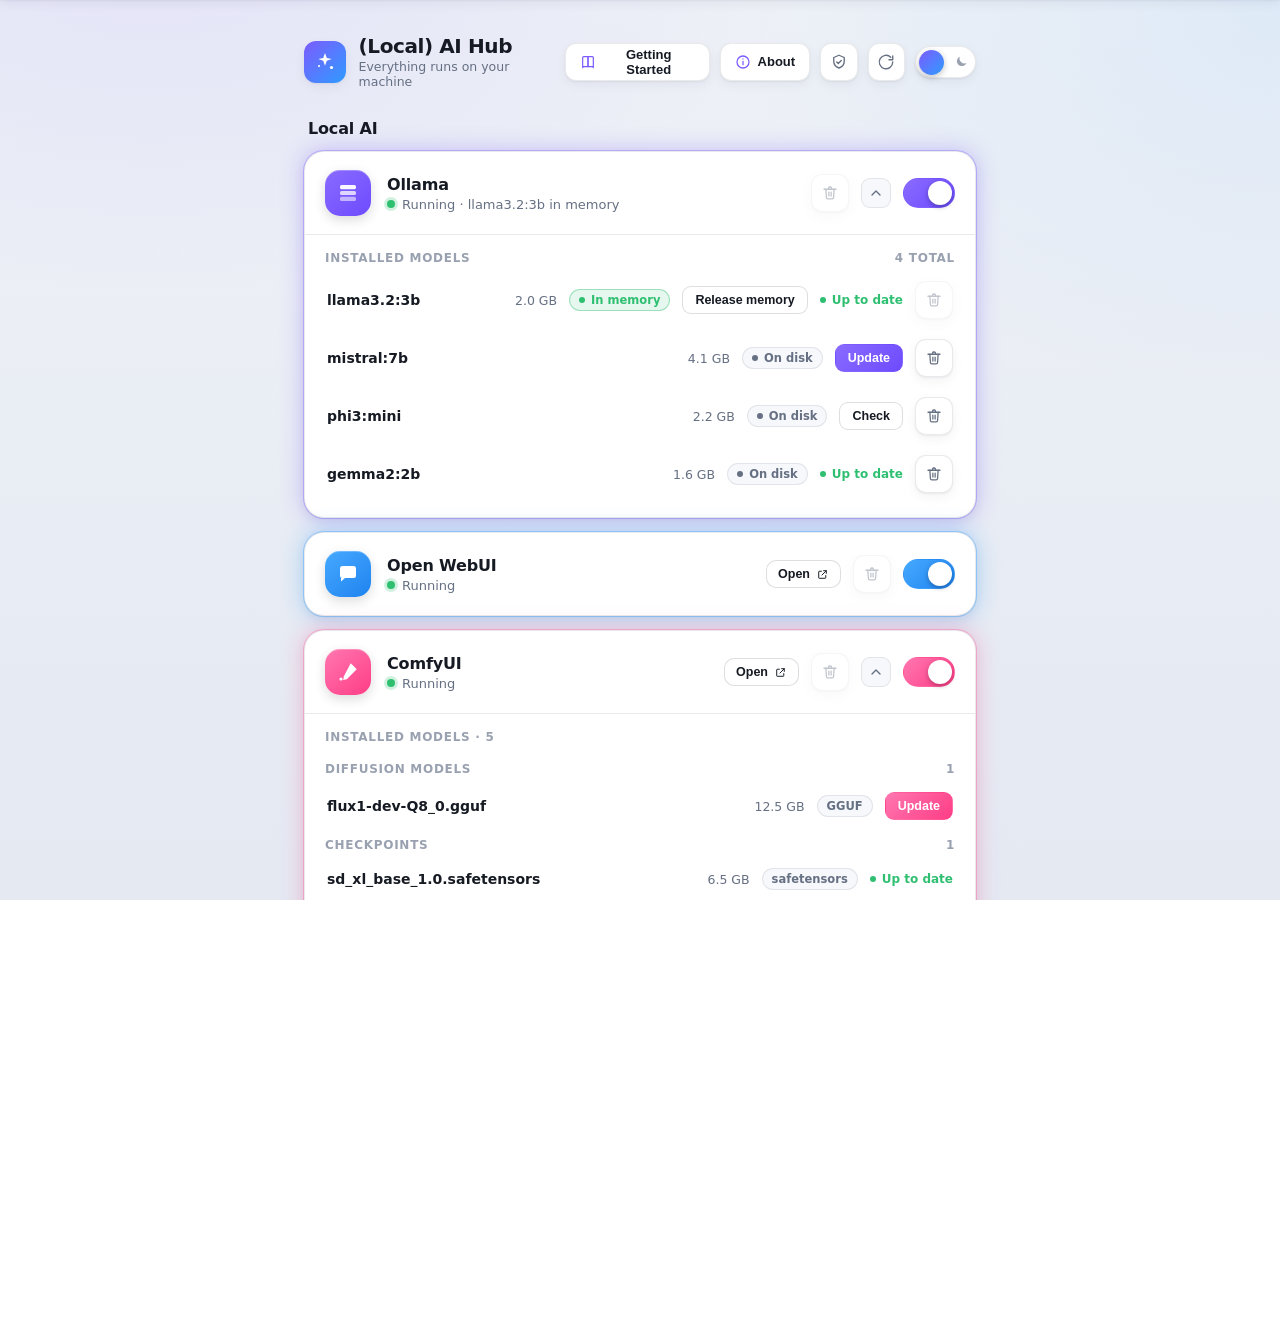
<file: web/index.html>
<!DOCTYPE html>
<html lang="en" data-theme="dark">
<head>
  <meta charset="utf-8" />
  <meta name="viewport" content="width=device-width, initial-scale=1" />
  <title>(Local) AI Hub</title>
  <link rel="stylesheet" href="styles.css" />
</head>
<body>
  <div class="wrap">
    <header class="app-header">
      <div class="brand">
        <div class="brand-mark" id="brandMark"></div>
        <div>
          <div class="brand-title">(Local) AI Hub</div>
          <div class="brand-sub">Everything runs on your machine</div>
        </div>
      </div>
      <div class="header-actions">
        <button class="btn-guide" id="guideBtn" title="Open the Getting Started guide"><span class="gb-icon"></span>Getting Started</button>
        <button class="btn-guide" id="aboutBtn" title="About &amp; links"><span class="gb-icon"></span>About</button>
        <button class="icon-btn" id="setupBtn" title="Setup check" aria-label="Setup check"></button>
        <button class="icon-btn" id="rescanBtn" title="Rescan for models" aria-label="Rescan for models"></button>
        <button class="theme-toggle" id="themeToggle" title="Toggle light / dark" aria-label="Toggle theme">
          <span id="sunIcon"></span>
          <span id="moonIcon"></span>
          <span class="knob"></span>
        </button>
      </div>
    </header>

    <div class="machine" id="machine" hidden></div>

    <section class="group" id="groupAI">
      <div class="group-head">
        <div class="group-title">Local AI</div>
        <div class="group-count" id="aiCount"></div>
      </div>
      <main class="cards" id="cards"></main>
      <section class="layers" id="layers" hidden></section>
    </section>

    <section class="group" id="groupApps" hidden>
      <button class="group-head is-toggle" id="appsHead" aria-expanded="true" aria-controls="apps">
        <span class="group-title">Self-Hosted Apps &amp; Services</span>
        <span class="group-right">
          <span class="group-count" id="appsCount"></span>
          <span class="group-chev" id="appsChev"></span>
        </span>
      </button>
      <div class="apps" id="apps"></div>
      <div class="apps-note" id="appsNote" hidden></div>
    </section>

    <section class="browse">
      <div class="browse-head">Browse &amp; download models</div>
      <div class="browse-row">
        <a class="browse-link" data-url="https://ollama.com/library" data-icon="library">Ollama Library</a>
        <a class="browse-link" data-url="https://huggingface.co/models" data-icon="hugging">Hugging Face</a>
        <a class="browse-link" data-url="https://civitai.com" data-icon="civitai">Civitai</a>
      </div>
    </section>

    <div class="footer-note">Local-only · No accounts · No telemetry · Nothing phones home</div>
    <div class="footer-links">
      <a class="foot-link" data-act="open" data-url="mailto:hello@kamsiob.com">Questions or suggestions? hello@kamsiob.com</a>
      <span class="foot-sep">·</span>
      <a class="foot-link" data-act="open" data-url="https://github.com/kamsiob">GitHub</a>
    </div>
  </div>

  <div class="toast" id="toast"></div>

  <script src="qrc:///qtwebchannel/qwebchannel.js"></script>
  <script src="app.js"></script>
</body>
</html>
</file>
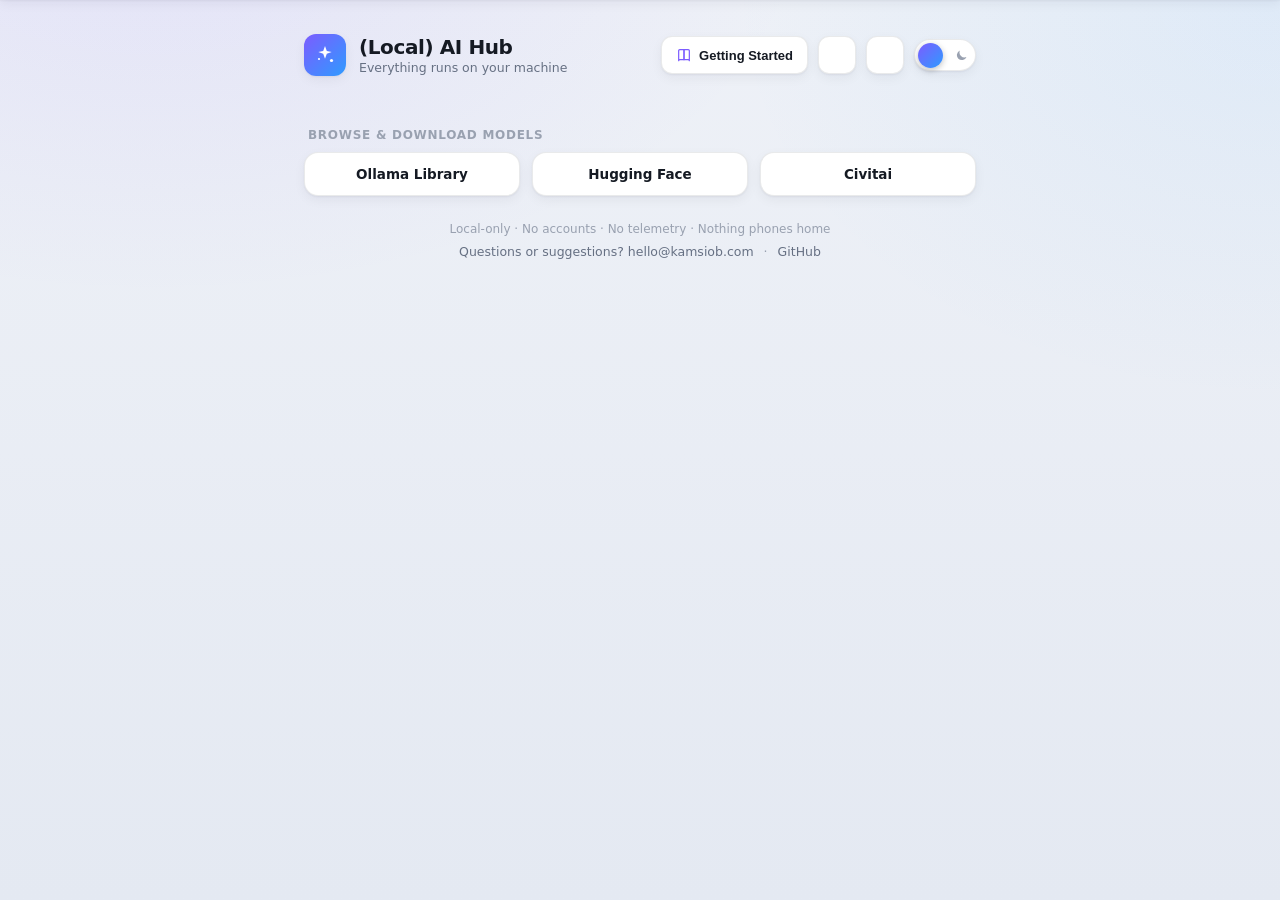
<file: design/reference-mockup.html>
<!DOCTYPE html>
<!--
  local-ai-hub — visual reference mockup (the design source of truth).
  Static: reuses the app's shared stylesheet and front-end script, which falls
  back to sample data when there is no backend bridge. What you see here is
  exactly what the app renders, minus live data.
-->
<html lang="en" data-theme="dark">
<head>
  <meta charset="utf-8" />
  <meta name="viewport" content="width=device-width, initial-scale=1" />
  <title>(Local) AI Hub — design reference</title>
  <link rel="stylesheet" href="../web/styles.css" />
</head>
<body>
  <div class="wrap">
    <header class="app-header">
      <div class="brand">
        <div class="brand-mark" id="brandMark"></div>
        <div>
          <div class="brand-title">(Local) AI Hub</div>
          <div class="brand-sub">Everything runs on your machine</div>
        </div>
      </div>
      <div class="header-actions">
        <button class="btn-guide" id="guideBtn" title="Open the Getting Started guide"><span class="gb-icon"></span>Getting Started</button>
        <button class="icon-btn" id="setupBtn" title="Setup check" aria-label="Setup check"></button>
        <button class="icon-btn" id="rescanBtn" title="Rescan for models" aria-label="Rescan for models"></button>
        <button class="theme-toggle" id="themeToggle" title="Toggle light / dark" aria-label="Toggle theme">
          <span id="sunIcon"></span>
          <span id="moonIcon"></span>
          <span class="knob"></span>
        </button>
      </div>
    </header>

    <main class="cards" id="cards"></main>

    <section class="browse">
      <div class="browse-head">Browse &amp; download models</div>
      <div class="browse-row">
        <a class="browse-link" data-url="https://ollama.com/library" data-icon="library">Ollama Library</a>
        <a class="browse-link" data-url="https://huggingface.co/models" data-icon="hugging">Hugging Face</a>
        <a class="browse-link" data-url="https://civitai.com" data-icon="civitai">Civitai</a>
      </div>
    </section>

    <div class="footer-note">Local-only · No accounts · No telemetry · Nothing phones home</div>
    <div class="footer-links">
      <a class="foot-link" data-act="open" data-url="mailto:hello@kamsiob.com">Questions or suggestions? hello@kamsiob.com</a>
      <span class="foot-sep">·</span>
      <a class="foot-link" data-act="open" data-url="https://github.com/Kamsiob/">GitHub</a>
    </div>
  </div>

  <div class="toast" id="toast"></div>
  <script src="../web/app.js"></script>
</body>
</html>
</file>
<file: web/styles.css>
/* local-ai-hub — design system
   Premium, theme-aware (light/dark). One stylesheet drives both the app and
   design/reference-mockup.html so they can't visually drift. */

:root {
  /* radii */
  --r-card: 20px;
  --r-icon: 15px;
  --r-btn: 12px;
  --r-pill: 999px;

  /* per-service accents (work in both themes) */
  --ollama: #7c5cff;
  --openwebui: #2f9bff;
  --comfyui: #ff5c9d;
  --hermes: #12a594;
  --ok: #2fbf71;
  --warn: #f5a524;
  --err: #ff5c5c;

  /* motion */
  --ease: cubic-bezier(.22, .61, .36, 1);
  --dur: .26s;

  /* light theme (default) */
  --bg-1: #eef1f7;
  --bg-2: #e4e9f2;
  --surface: #ffffff;
  --surface-2: #f6f8fc;
  --surface-inset: #eef1f6;
  --border: rgba(17, 24, 39, .09);
  --border-strong: rgba(17, 24, 39, .14);
  --text: #151a23;
  --text-muted: #667083;
  --text-faint: #99a1b0;
  --track-off: #d7dce6;
  --shadow-sm: 0 1px 2px rgba(16, 24, 40, .05), 0 4px 12px rgba(16, 24, 40, .05);
  --shadow-md: 0 2px 6px rgba(16, 24, 40, .06), 0 14px 34px rgba(16, 24, 40, .10);
  --logo-ink: #151a23;
}

:root[data-theme="dark"] {
  --bg-1: #0a0d12;
  --bg-2: #0f141c;
  --surface: #161b23;
  --surface-2: #1b212b;
  --surface-inset: #10151d;
  --border: rgba(255, 255, 255, .07);
  --border-strong: rgba(255, 255, 255, .13);
  --text: #e8ecf3;
  --text-muted: #8b94a3;
  --text-faint: #5f6875;
  --track-off: #2a313d;
  --shadow-sm: 0 1px 2px rgba(0, 0, 0, .4), 0 4px 12px rgba(0, 0, 0, .3);
  --shadow-md: 0 2px 8px rgba(0, 0, 0, .45), 0 18px 40px rgba(0, 0, 0, .45);
  --logo-ink: #e8ecf3;
}

* { box-sizing: border-box; margin: 0; padding: 0; }

html, body { height: 100%; }

body {
  font-family: "Inter", -apple-system, BlinkMacSystemFont, "Segoe UI", Roboto, system-ui, sans-serif;
  color: var(--text);
  background:
    radial-gradient(1200px 700px at 12% -10%, color-mix(in srgb, var(--ollama) 10%, transparent), transparent 55%),
    radial-gradient(1100px 800px at 100% 0%, color-mix(in srgb, var(--openwebui) 8%, transparent), transparent 50%),
    linear-gradient(180deg, var(--bg-1), var(--bg-2));
  background-attachment: fixed;
  -webkit-font-smoothing: antialiased;
  text-rendering: optimizeLegibility;
  transition: background-color var(--dur) var(--ease), color var(--dur) var(--ease);
}

.wrap {
  max-width: 720px;
  margin: 0 auto;
  padding: 34px 24px 40px;
}

/* ---------- header ---------- */
.app-header {
  display: flex;
  align-items: center;
  justify-content: space-between;
  margin-bottom: 26px;
}
.brand { display: flex; align-items: center; gap: 13px; }
.brand-mark {
  width: 42px; height: 42px; border-radius: 12px;
  display: grid; place-items: center;
  background: linear-gradient(135deg, var(--ollama), var(--openwebui));
  box-shadow: var(--shadow-sm);
}
.brand-mark svg { width: 24px; height: 24px; }
.brand-title { font-size: 20px; font-weight: 700; letter-spacing: -.02em; }
.brand-sub { font-size: 12.5px; color: var(--text-muted); font-weight: 450; margin-top: 1px; }

.header-actions { display: flex; align-items: center; gap: 10px; }
.btn-guide {
  display: inline-flex; align-items: center; gap: 7px; height: 38px; padding: 0 14px;
  border-radius: 11px; border: 1px solid var(--border); background: var(--surface);
  color: var(--text); font-size: 13px; font-weight: 600; cursor: pointer;
  box-shadow: var(--shadow-sm);
  transition: border-color var(--dur) var(--ease), background-color var(--dur) var(--ease);
}
.btn-guide .gb-icon { display: grid; place-items: center; }
.btn-guide .gb-icon svg { width: 16px; height: 16px; color: var(--ollama); }
.btn-guide:hover { border-color: var(--border-strong); background: var(--surface-2); }

/* Getting Started screen */
.guide-screen {
  position: fixed; inset: 0; z-index: 300; display: flex; flex-direction: column;
  background: linear-gradient(180deg, var(--bg-1), var(--bg-2));
  opacity: 0; pointer-events: none; transition: opacity var(--dur) var(--ease);
}
.guide-screen.show { opacity: 1; pointer-events: auto; }
.guide-head { display: flex; align-items: center; justify-content: space-between;
  width: 100%; max-width: 840px; margin: 0 auto; padding: 24px 28px 14px; }
.guide-title { font-size: 22px; font-weight: 700; letter-spacing: -.02em; }
.guide-sub { font-size: 13px; color: var(--text-muted); margin-top: 2px; }
.guide-tabs { display: flex; gap: 6px; width: 100%; max-width: 840px; margin: 0 auto;
  padding: 0 28px; border-bottom: 1px solid var(--border); }
.guide-tab { padding: 9px 16px; border: none; background: none; color: var(--text-muted);
  font-size: 13.5px; font-weight: 600; cursor: pointer; border-bottom: 2px solid transparent;
  transition: color var(--dur) var(--ease); }
.guide-tab:hover { color: var(--text); }
.guide-tab.active { color: var(--text); border-bottom-color: var(--ollama); }
.guide-body { flex: 1 1 auto; overflow-y: auto; width: 100%; max-width: 840px; margin: 0 auto;
  padding: 20px 28px 64px; }
.guide-intro { margin-bottom: 18px; }

.guide-sec { border: 1px solid var(--border); border-radius: 14px; margin-bottom: 12px;
  background: var(--surface); overflow: hidden; box-shadow: var(--shadow-sm); }
.guide-sec-head { display: flex; align-items: center; justify-content: space-between;
  padding: 15px 18px; cursor: pointer; font-size: 15px; font-weight: 650; }
.guide-chev svg { width: 18px; height: 18px; color: var(--text-muted);
  transition: transform var(--dur) var(--ease); }
.guide-sec.open .guide-chev svg { transform: rotate(180deg); }
.guide-sec-body { display: none; padding: 2px 18px 16px; }
.guide-sec.open .guide-sec-body { display: block; }

.gb-p { font-size: 13.5px; line-height: 1.65; color: var(--text); margin: 10px 0; }
.gb-h { font-size: 14px; font-weight: 650; margin: 18px 0 8px; }
.gb-ul { margin: 8px 0; padding-left: 18px; }
.gb-ul li { font-size: 13.5px; line-height: 1.6; color: var(--text); margin: 3px 0; }
.gb-ul li.gb-noli { list-style: none; margin-left: -18px; }

.gb-code { position: relative; margin: 12px 0; }
.gb-code pre { background: var(--surface-inset); border: 1px solid var(--border);
  border-radius: 12px; padding: 14px 16px; overflow-x: auto; }
.gb-code code { font-family: ui-monospace, "SF Mono", Menlo, Consolas, monospace;
  font-size: 12.5px; line-height: 1.6; color: var(--text); white-space: pre; }
.gb-copy { position: absolute; top: 8px; right: 8px; width: 30px; height: 30px;
  border-radius: 8px; border: 1px solid var(--border); background: var(--surface);
  color: var(--text-muted); display: grid; place-items: center; cursor: pointer; opacity: .9;
  transition: color var(--dur) var(--ease), border-color var(--dur) var(--ease); }
.gb-copy:hover { color: var(--text); opacity: 1; }
.gb-copy.copied { color: var(--ok); border-color: var(--ok); }
.gb-copy svg { width: 15px; height: 15px; }

.gb-callout { display: flex; gap: 10px; align-items: flex-start; padding: 12px 14px;
  border-radius: 12px; margin: 12px 0; font-size: 13px; line-height: 1.6; }
.gb-callout svg { width: 17px; height: 17px; flex: none; margin-top: 2px; }
.gb-callout.warn { background: color-mix(in srgb, var(--warn) 12%, transparent);
  border: 1px solid color-mix(in srgb, var(--warn) 35%, transparent); color: var(--text); }
.gb-callout.warn svg { color: var(--warn); }
.gb-callout.note { background: var(--surface-2); border: 1px solid var(--border); color: var(--text-muted); }
.gb-callout.note svg { color: var(--ollama); }
.icon-btn {
  width: 38px; height: 38px; border-radius: 11px;
  border: 1px solid var(--border); background: var(--surface);
  color: var(--text-muted); display: grid; place-items: center; cursor: pointer;
  box-shadow: var(--shadow-sm);
  transition: color var(--dur) var(--ease), background-color var(--dur) var(--ease), border-color var(--dur) var(--ease);
}
.icon-btn svg { width: 18px; height: 18px; }
.icon-btn:hover { color: var(--text); border-color: var(--border-strong); }
.icon-btn.spinning svg { animation: spin .8s linear infinite; }
@keyframes spin { to { transform: rotate(360deg); } }

/* theme switch */
.theme-toggle {
  position: relative;
  width: 62px; height: 32px;
  border-radius: var(--r-pill);
  border: 1px solid var(--border);
  background: var(--surface);
  box-shadow: var(--shadow-sm);
  cursor: pointer;
  display: flex; align-items: center;
  padding: 0 6px; justify-content: space-between;
  transition: background-color var(--dur) var(--ease), border-color var(--dur) var(--ease);
}
.theme-toggle span { display: grid; place-items: center; z-index: 1; }
.theme-toggle svg { width: 15px; height: 15px; color: var(--text-faint); transition: color var(--dur) var(--ease); }
.theme-toggle span.active svg { color: #fff; }
.theme-toggle .knob {
  position: absolute; top: 3px; left: 3px;
  width: 25px; height: 25px; border-radius: 50%;
  background: linear-gradient(135deg, var(--ollama), var(--openwebui));
  box-shadow: 0 2px 6px rgba(0,0,0,.25);
  transition: transform var(--dur) var(--ease);
}
:root[data-theme="dark"] .theme-toggle .knob { transform: translateX(30px); }

/* ---------- service card ---------- */
.cards { display: flex; flex-direction: column; gap: 14px; }

.card {
  position: relative;
  background: var(--surface);
  border: 1px solid var(--border);
  border-radius: var(--r-card);
  box-shadow: var(--shadow-sm);
  transition: box-shadow var(--dur) var(--ease), border-color var(--dur) var(--ease),
              transform var(--dur) var(--ease);
}
.card:hover { box-shadow: var(--shadow-md); }

.card-row {
  display: flex; align-items: center; gap: 16px;
  padding: 18px 20px;
}
.icon-sq {
  width: 46px; height: 46px; border-radius: var(--r-icon);
  display: grid; place-items: center; flex: none;
  color: #fff;
  box-shadow: inset 0 1px 0 rgba(255,255,255,.25), 0 4px 12px rgba(0,0,0,.14);
}
.icon-sq svg { width: 24px; height: 24px; }
.card[data-svc="ollama"]   .icon-sq { background: linear-gradient(140deg, #8a6bff, #6d4bff); }
.card[data-svc="openwebui"].icon-sq, .card[data-svc="openwebui"] .icon-sq { background: linear-gradient(140deg, #46a9ff, #1f83f0); }
.card[data-svc="comfyui"]  .icon-sq { background: linear-gradient(140deg, #ff77b0, #ff3d86); }
.card[data-svc="hermes"]   .icon-sq { background: linear-gradient(140deg, #2ac0ae, #0d8e80); }

.svc-meta { flex: 1 1 auto; min-width: 0; }
.svc-name { font-size: 16px; font-weight: 650; letter-spacing: -.01em; display: flex; align-items: center; gap: 9px; }
.svc-status { font-size: 13px; color: var(--text-muted); margin-top: 3px; display: flex; align-items: center; gap: 7px; }
.dot { width: 8px; height: 8px; border-radius: 50%; background: var(--text-faint); flex: none; }
.card.is-on .dot { background: var(--ok); box-shadow: 0 0 0 3px color-mix(in srgb, var(--ok) 22%, transparent); }
.card.is-starting .dot { background: var(--warn); box-shadow: 0 0 0 3px color-mix(in srgb, var(--warn) 22%, transparent); }

.svc-right { display: flex; align-items: center; gap: 12px; flex: none; }

/* expand chevron (ollama) */
.chevron {
  width: 30px; height: 30px; border-radius: 9px; border: 1px solid var(--border);
  background: var(--surface-2); color: var(--text-muted);
  display: grid; place-items: center; cursor: pointer;
  transition: transform var(--dur) var(--ease), background-color var(--dur) var(--ease);
}
.chevron svg { width: 16px; height: 16px; }
.card.expanded .chevron { transform: rotate(180deg); }

/* open-in-browser button */
.btn-open {
  font-size: 12.5px; font-weight: 600; padding: 6px 11px; border-radius: 10px;
  border: 1px solid var(--border-strong); background: var(--surface); color: var(--text);
  cursor: pointer; display: inline-flex; align-items: center; gap: 6px; flex: none;
  transition: background-color var(--dur) var(--ease), border-color var(--dur) var(--ease), transform .1s var(--ease);
}
.btn-open svg { width: 13px; height: 13px; }
.btn-open:hover { background: var(--surface-2); border-color: var(--text-faint); }
.btn-open:active { transform: scale(.96); }

/* pill toggle */
.toggle {
  position: relative; width: 52px; height: 30px; flex: none;
  border-radius: var(--r-pill); cursor: pointer;
  background: var(--track-off);
  border: 1px solid var(--border);
  transition: background-color var(--dur) var(--ease), border-color var(--dur) var(--ease);
}
.toggle .knob {
  position: absolute; top: 2px; left: 2px;
  width: 24px; height: 24px; border-radius: 50%;
  background: #fff; box-shadow: 0 2px 5px rgba(0,0,0,.28);
  transition: transform var(--dur) var(--ease);
}
.card.is-on .toggle { border-color: transparent; }
.card[data-svc="ollama"].is-on   .toggle { background: linear-gradient(135deg, #8a6bff, #6d4bff); }
.card[data-svc="openwebui"].is-on .toggle { background: linear-gradient(135deg, #46a9ff, #1f83f0); }
.card[data-svc="comfyui"].is-on  .toggle { background: linear-gradient(135deg, #ff77b0, #ff3d86); }
.card[data-svc="hermes"].is-on   .toggle { background: linear-gradient(135deg, #2ac0ae, #0d8e80); }
.card.is-on .toggle .knob { transform: translateX(22px); }
.toggle.busy { opacity: .6; pointer-events: none; }

/* breathing glow on active cards */
.card::after {
  content: ""; position: absolute; inset: -1px; border-radius: var(--r-card);
  pointer-events: none; opacity: 0;
  transition: opacity .4s var(--ease);
}
.card.is-on::after { opacity: 1; animation: breathe 3.4s var(--ease) infinite; }
.card[data-svc="ollama"].is-on::after   { box-shadow: 0 0 0 1px color-mix(in srgb, var(--ollama) 35%, transparent), 0 0 22px 2px color-mix(in srgb, var(--ollama) 30%, transparent); }
.card[data-svc="openwebui"].is-on::after { box-shadow: 0 0 0 1px color-mix(in srgb, var(--openwebui) 35%, transparent), 0 0 22px 2px color-mix(in srgb, var(--openwebui) 30%, transparent); }
.card[data-svc="comfyui"].is-on::after   { box-shadow: 0 0 0 1px color-mix(in srgb, var(--comfyui) 35%, transparent), 0 0 22px 2px color-mix(in srgb, var(--comfyui) 30%, transparent); }
.card[data-svc="hermes"].is-on::after    { box-shadow: 0 0 0 1px color-mix(in srgb, var(--hermes) 35%, transparent), 0 0 22px 2px color-mix(in srgb, var(--hermes) 30%, transparent); }
@keyframes breathe { 0%, 100% { opacity: .55; } 50% { opacity: 1; } }
@media (prefers-reduced-motion: reduce) { .card.is-on::after { animation: none; } }

/* ---------- model list (ollama) ---------- */
.models {
  overflow: hidden; max-height: 0;
  transition: max-height var(--dur) var(--ease);
  border-top: 1px solid transparent;
}
.card.expanded .models { border-top-color: var(--border); }
.models-inner { padding: 8px 12px 14px; }
.models-head {
  display: flex; align-items: center; justify-content: space-between;
  padding: 8px 8px 6px; font-size: 12px; color: var(--text-faint);
  text-transform: uppercase; letter-spacing: .06em; font-weight: 600;
}
.model {
  display: flex; align-items: center; gap: 12px;
  padding: 10px 10px; border-radius: 12px;
  transition: background-color var(--dur) var(--ease);
}
.model:hover { background: var(--surface-2); }
.model-name { font-size: 14px; font-weight: 550; font-feature-settings: "tnum"; flex: 1 1 auto; min-width: 0;
  white-space: nowrap; overflow: hidden; text-overflow: ellipsis; }
.badge {
  font-size: 11.5px; font-weight: 600; padding: 3px 9px; border-radius: var(--r-pill);
  border: 1px solid var(--border); color: var(--text-muted); background: var(--surface-2);
  display: inline-flex; align-items: center; gap: 6px; flex: none;
}
.badge.loaded { color: var(--ok); border-color: color-mix(in srgb, var(--ok) 40%, transparent);
  background: color-mix(in srgb, var(--ok) 12%, transparent); }
.badge .b-dot { width: 6px; height: 6px; border-radius: 50%; background: currentColor; }
.size { font-size: 12.5px; color: var(--text-muted); font-variant-numeric: tabular-nums; flex: none; min-width: 62px; text-align: right; }

.btn-sm {
  font-size: 12.5px; font-weight: 600; padding: 6px 12px; border-radius: 9px;
  border: 1px solid var(--border-strong); background: var(--surface);
  color: var(--text); cursor: pointer; flex: none;
  transition: background-color var(--dur) var(--ease), border-color var(--dur) var(--ease), transform .1s var(--ease);
}
.btn-sm:hover { background: var(--surface-2); }
.btn-sm:active { transform: scale(.96); }
.btn-sm[disabled] { opacity: .5; cursor: default; }
/* An inline <svg> carrying only a viewBox has no intrinsic size, so without
   this it lays out at the SVG default of 300x150 and the button becomes the
   size of the panel. Sized here on .btn-sm itself rather than per-context, so
   any future button with an icon in it is correct by default. */
.btn-sm svg { width: 14px; height: 14px; flex: none; }
.btn-sm:has(svg) { display: inline-flex; align-items: center; gap: 7px; }

/* ---------- machine line ----------
   One quiet line under the header carrying free space and memory. Deliberately
   not a card and not a panel: this is supporting context, and the service list
   stays the primary content. It adds a single line rather than a block, so no
   control moves down the page. Warn color is used only when space is actually
   low, never as a default state. */
.machine {
  display: flex; flex-wrap: wrap; align-items: baseline; gap: 4px 16px;
  font-size: 12.5px; color: var(--text-faint);
  padding: 0 4px 18px; margin-top: -14px;
}
.machine .m-k { color: var(--text-faint); }
.machine b { color: var(--text-muted); font-weight: 600; font-variant-numeric: tabular-nums; }
.machine .m-pending b { color: var(--text-faint); font-weight: 500; }
.machine .m-low b { color: var(--warn); }
.machine .m-item { white-space: nowrap; }

/* a size on a group header, next to the count it already shows */
.group-size { color: var(--text-faint); font-variant-numeric: tabular-nums; }
.group-size.pending { opacity: .6; }

/* ---------- the two groups ----------
   Separation is spacing and a plain strong header, not rules or tinted panels.
   "Local AI" is first and never collapses: this is a local-AI app that grew, and
   a large homelab underneath it must not become the thing you see first. */
.group + .group { margin-top: 34px; }
.group-head {
  display: flex; align-items: baseline; justify-content: space-between;
  gap: 12px; padding: 0 4px 13px; width: 100%;
}
.group-title { font-size: 16px; font-weight: 700; letter-spacing: -.01em; color: var(--text); }
.group-count { font-size: 12.5px; color: var(--text-faint); font-variant-numeric: tabular-nums; }
.group-right { display: flex; align-items: center; gap: 9px; }

/* The collapsible header is a real button so it is keyboard-reachable and
   announces its state; it just doesn't look like one. */
button.group-head {
  background: none; border: 0; cursor: pointer; text-align: left; font: inherit;
  border-radius: 10px;
}
button.group-head:hover .group-title { color: var(--text); }
button.group-head:hover .group-count { color: var(--text-muted); }
.group-chev { display: grid; place-items: center; color: var(--text-faint);
  transition: transform var(--dur) var(--ease); }
.group-chev svg { width: 17px; height: 17px; }
.group.collapsed .group-chev { transform: rotate(-90deg); }
.group.collapsed .apps, .group.collapsed .apps-note { display: none; }

.apps { display: flex; flex-direction: column; gap: 14px; }
.apps-note { font-size: 12.5px; color: var(--text-faint); padding: 2px 4px; line-height: 1.6; }

/* An app card is the same card, with a neutral mark: these are the user's own
   services and the app has no business inventing a brand colour for each. */
.card[data-kind="app"] .icon-sq {
  background: var(--surface-2); border: 1px solid var(--border); color: var(--text-muted);
}
.card[data-kind="app"] .icon-sq svg { width: 20px; height: 20px; }
.card[data-kind="app"].is-on .icon-sq { color: var(--text); }
/* Green rather than a neutral slate: slate sat so close to the off-track colour
   that a running service read as stopped at a glance. This reuses the status
   dot's own "up" colour instead of inventing a brand hue per container. */
.card[data-kind="app"].is-on .toggle { background: linear-gradient(135deg, #3ecf83, #23a862); }
.card[data-kind="app"].is-on::after {
  box-shadow: 0 0 0 1px color-mix(in srgb, var(--ok) 22%, transparent),
              0 0 18px 2px color-mix(in srgb, var(--ok) 14%, transparent);
}
.svc-sub { font-size: 12px; color: var(--text-faint); margin-top: 2px; }

/* ---------- reachable-at ----------
   Hidden until asked for. "Open" keeps working the way it always has, at
   127.0.0.1, and this is the answer to "what do I type on my phone". */
.addr-panel { border-top: 1px solid var(--border); padding: 11px 14px 13px; }
.addr-head { font-size: 12px; color: var(--text-faint); text-transform: uppercase;
  letter-spacing: .06em; font-weight: 600; padding-bottom: 8px; }
.addr-row { display: flex; align-items: center; gap: 10px; padding: 7px 0; flex-wrap: wrap; }
.addr-meaning { font-size: 12.5px; color: var(--text-muted); flex: 1 1 190px; min-width: 0; }
.addr-url {
  font-family: ui-monospace, "SF Mono", Menlo, Consolas, monospace; font-size: 12.5px;
  color: var(--text); background: var(--surface-inset); border: 1px solid var(--border);
  border-radius: 8px; padding: 5px 9px; overflow-x: auto; white-space: nowrap;
  flex: 1 1 auto; min-width: 0;
}
.addr-copy { width: 30px; height: 30px; flex: none; border-radius: 8px;
  border: 1px solid var(--border); background: var(--surface); color: var(--text-muted);
  display: grid; place-items: center; cursor: pointer; }
.addr-copy svg { width: 14px; height: 14px; }
.addr-copy:hover { color: var(--text); border-color: var(--border-strong); }
.addr-copy.copied { color: var(--ok); border-color: var(--ok); }

/* Narrow screens: the phone is exactly where the LAN and Tailscale addresses
   matter, so the stacked layout has to hold up at this width rather than just
   not break. */
@media (max-width: 560px) {
  .wrap { padding: 22px 14px 30px; }
  .app-header { flex-direction: column; align-items: flex-start; gap: 14px; }
  .header-actions { width: 100%; flex-wrap: wrap; }
  .card-row { flex-wrap: wrap; row-gap: 10px; }
  .svc-right { margin-left: auto; }
  /* The meaning takes its own line; the address and its copy button share the
     next one. flex-basis:0 with min-width:0 is what lets a long MagicDNS URL
     shrink and scroll inside its own box instead of shoving the button onto a
     third line. */
  .addr-meaning { flex-basis: 100%; }
  .addr-url { flex: 1 1 0; }
  .browse-row { grid-template-columns: 1fr; }
  .link-grid { grid-template-columns: 1fr; }
}

/* A long address must scroll inside its own box, never widen the page. Without
   this the whole body picks up a horizontal scrollbar on a phone — the width
   where these addresses are the entire point. */
html, body { max-width: 100%; overflow-x: hidden; }
.addr-url { max-width: 100%; }
.card, .group, .apps { min-width: 0; }

/* ---------- layers (harnesses running on top of a base service) ----------
   Deliberately the same card as everything else: a layer is not a different
   kind of object, it just sits above one. What separates it is position (its
   own labelled section, below the services it depends on) and the dependency
   line inside the card — not a different shape, border or background. */
.layers { margin-top: 26px; }
.layers-head { font-size: 12px; color: var(--text-faint); text-transform: uppercase;
  letter-spacing: .06em; font-weight: 600; padding: 0 4px 10px; }
.layers .card { margin-bottom: 0; }

.layer-body { border-top: 1px solid var(--border); padding: 12px 14px 14px; }

/* "Runs on Ollama · running": the dependency stated on the layer itself, so a
   stopped engine explains a useless harness in place rather than two cards
   away. Reuses the card's own status dot vocabulary. */
.layer-dep { display: flex; align-items: center; gap: 9px; font-size: 13px;
  color: var(--text-muted); padding: 2px 2px 12px; }
.layer-dep .dot { width: 8px; height: 8px; border-radius: 50%; flex: none;
  background: var(--text-faint); }
.layer-dep.up .dot { background: var(--ok); box-shadow: 0 0 0 3px color-mix(in srgb, var(--ok) 22%, transparent); }
.layer-dep.down .dot { background: var(--warn); box-shadow: 0 0 0 3px color-mix(in srgb, var(--warn) 22%, transparent); }
.layer-dep.down { color: var(--text); }
.layer-dep b { color: var(--text); font-weight: 600; }

.layer-facts { background: var(--surface-2); border: 1px solid var(--border);
  border-radius: 12px; padding: 10px 14px; }
.layer-facts .ii-row b.flag { color: var(--warn); }

.layer-note { display: flex; gap: 10px; align-items: flex-start; padding: 11px 13px;
  border-radius: 12px; margin-top: 10px; font-size: 12.5px; line-height: 1.6; }
.layer-note svg { width: 16px; height: 16px; flex: none; margin-top: 2px; }
.layer-note.warn { background: color-mix(in srgb, var(--warn) 12%, transparent);
  border: 1px solid color-mix(in srgb, var(--warn) 35%, transparent); color: var(--text); }
.layer-note.warn svg { color: var(--warn); }
.layer-note.note { background: var(--surface-2); border: 1px solid var(--border); color: var(--text-muted); }
.layer-note.note svg { color: var(--text-faint); }
.layer-note ul { margin: 6px 0 0 16px; padding: 0; }
.layer-note li { margin: 3px 0; }

/* ---------- app version check (About panel only) ----------
   Kept deliberately unlike the model and tool update controls: those live on
   cards as small accent buttons that start a download. This is a plain outline
   button in a quiet panel that starts nothing, and it says so above itself. */
.ver-box { background: var(--surface-2); border: 1px solid var(--border);
  border-radius: 14px; padding: 14px 16px; }
.ver-row { display: flex; align-items: center; justify-content: space-between; gap: 14px; }
.ver-now { font-size: 13.5px; color: var(--text); font-weight: 600; }
.ver-now span { color: var(--text-muted); font-weight: 500; }
.ver-disclosure { font-size: 12px; color: var(--text-faint); line-height: 1.6; margin-top: 10px; }
.ver-result { display: flex; gap: 10px; align-items: flex-start; margin-top: 12px;
  padding: 11px 13px; border-radius: 12px; font-size: 13px; line-height: 1.6;
  background: var(--surface); border: 1px solid var(--border); color: var(--text-muted); }
.ver-result svg { width: 16px; height: 16px; flex: none; margin-top: 2px; color: var(--text-faint); }
.ver-result b { color: var(--text); font-weight: 600; }
.ver-result.newer { border-color: color-mix(in srgb, var(--ollama) 40%, transparent);
  background: color-mix(in srgb, var(--ollama) 8%, transparent); color: var(--text); }
.ver-result.newer svg { color: var(--ollama); }
.ver-result.current svg { color: var(--ok); }
.ver-actions { display: flex; gap: 10px; margin-top: 11px; flex-wrap: wrap; }

/* ---------- removal preview ----------
   Reuses the existing modal chassis. The destructive control is an outline
   button in the app's existing danger style, never a filled red block, and
   warn color appears on the data section only, because that is the only part
   that is actually irreversible. */
.rm-sec { margin-top: 16px; }
.rm-sec-h { font-size: 12px; color: var(--text-faint); text-transform: uppercase;
  letter-spacing: .06em; font-weight: 600; margin-bottom: 8px; }
.rm-list { background: var(--surface-inset); border: 1px solid var(--border);
  border-radius: 12px; padding: 8px 12px; max-height: 210px; overflow-y: auto; }
.rm-row { display: flex; align-items: baseline; gap: 10px; padding: 5px 0;
  font-size: 12.5px; color: var(--text); }
.rm-row .rm-path { font-family: ui-monospace, "SF Mono", Menlo, Consolas, monospace;
  font-size: 12px; color: var(--text-muted); word-break: break-all; flex: 1 1 auto; }
.rm-row .rm-size { color: var(--text-faint); font-variant-numeric: tabular-nums; flex: none; }

/* The data section is visually separate and never pre-selected. */
.rm-data { border: 1px solid color-mix(in srgb, var(--warn) 38%, transparent);
  background: color-mix(in srgb, var(--warn) 8%, transparent);
  border-radius: 12px; padding: 12px 14px; margin-top: 16px; }
.rm-data .rm-sec-h { color: var(--warn); margin-bottom: 6px; }
.rm-optin { display: flex; align-items: flex-start; gap: 10px; margin-top: 10px;
  font-size: 13px; line-height: 1.55; color: var(--text); cursor: pointer; }
.rm-optin input { margin-top: 3px; flex: none; width: 16px; height: 16px; accent-color: var(--warn); }
.rm-kept { font-size: 12.5px; color: var(--text-muted); line-height: 1.6; }
.rm-kept li { margin: 4px 0; }
.rm-dep { display: flex; gap: 10px; align-items: flex-start; padding: 11px 13px;
  border-radius: 12px; margin-top: 10px; font-size: 12.5px; line-height: 1.6;
  background: color-mix(in srgb, var(--warn) 10%, transparent);
  border: 1px solid color-mix(in srgb, var(--warn) 32%, transparent); color: var(--text); }
.rm-dep svg { width: 16px; height: 16px; flex: none; margin-top: 2px; color: var(--warn); }
.rm-blocked { font-size: 13px; line-height: 1.6; color: var(--text-muted);
  background: var(--surface-2); border: 1px solid var(--border);
  border-radius: 12px; padding: 12px 14px; }
.rm-step-done { color: var(--ok); }
.rm-step-failed { color: var(--err); }

/* the trash affordance, quiet until hovered, never competing with the toggle */
.icon-btn.danger:hover { color: var(--err); border-color: color-mix(in srgb, var(--err) 45%, transparent); }
.icon-btn[disabled] { opacity: .4; cursor: default; }
.icon-btn[disabled]:hover { color: var(--text-muted); border-color: var(--border); }

/* ---------- browse links ---------- */
.browse { margin-top: 26px; }
.browse-head { font-size: 12px; color: var(--text-faint); text-transform: uppercase;
  letter-spacing: .06em; font-weight: 600; padding: 0 4px 10px; }
.browse-row { display: grid; grid-template-columns: repeat(3, 1fr); gap: 12px; }
.browse-link {
  display: flex; align-items: center; gap: 10px; justify-content: center;
  padding: 13px 12px; border-radius: 14px;
  background: var(--surface); border: 1px solid var(--border);
  box-shadow: var(--shadow-sm); color: var(--text); font-weight: 600; font-size: 13.5px;
  cursor: pointer; text-decoration: none;
  transition: transform var(--dur) var(--ease), box-shadow var(--dur) var(--ease), border-color var(--dur) var(--ease);
}
.browse-link:hover { transform: translateY(-2px); box-shadow: var(--shadow-md); border-color: var(--border-strong); }
.browse-link svg { width: 17px; height: 17px; flex: none; }
.browse-link .lg { color: var(--text-faint); }

.footer-note { text-align: center; margin-top: 26px; font-size: 12px; color: var(--text-faint); }
.footer-links { text-align: center; margin-top: 8px; font-size: 12.5px;
  display: flex; align-items: center; justify-content: center; gap: 10px; }
.foot-link { color: var(--text-muted); text-decoration: none; cursor: pointer; font-weight: 500;
  transition: color var(--dur) var(--ease); }
.foot-link:hover { color: var(--text); }
.foot-sep { color: var(--text-faint); }

/* toast */
.toast {
  position: fixed; left: 50%; bottom: 26px; transform: translateX(-50%) translateY(20px);
  background: var(--surface); border: 1px solid var(--border-strong); color: var(--text);
  padding: 11px 18px; border-radius: 12px; box-shadow: var(--shadow-md);
  font-size: 13.5px; font-weight: 500; opacity: 0; pointer-events: none;
  transition: opacity var(--dur) var(--ease), transform var(--dur) var(--ease); z-index: 50;
}
.toast.show { opacity: 1; transform: translateX(-50%) translateY(0); }

/* top download progress bar */
.dl-progress {
  position: fixed; top: 0; left: 0; right: 0; height: 36px; z-index: 200;
  display: flex; align-items: center; overflow: hidden;
  background: var(--surface); border-bottom: 1px solid var(--border);
  box-shadow: var(--shadow-sm);
  transform: translateY(-100%); transition: transform var(--dur) var(--ease);
}
.dl-progress.show { transform: translateY(0); }
.dl-fill {
  position: absolute; left: 0; top: 0; bottom: 0; width: 0%;
  background: linear-gradient(90deg, #7c5cff, #2f9bff);
  opacity: .3; transition: width .3s var(--ease);
}
.dl-label { position: relative; z-index: 1; padding: 0 16px; font-size: 12.5px;
  font-weight: 600; color: var(--text); }

/* update controls on ComfyUI model rows */
.btn-sm.accent { border-color: transparent; color: #fff;
  background: linear-gradient(135deg, #ff77b0, #ff3d86); }
.btn-sm.accent:hover { filter: brightness(1.06);
  background: linear-gradient(135deg, #ff77b0, #ff3d86); }
/* Ollama's Update button uses the Ollama (violet) accent, not the ComfyUI pink */
.card[data-svc="ollama"] .btn-sm.accent { background: linear-gradient(135deg, #8a6bff, #6d4bff); }
.card[data-svc="ollama"] .btn-sm.accent:hover { background: linear-gradient(135deg, #8a6bff, #6d4bff); }
.cu-uptodate { font-size: 12px; color: var(--ok); font-weight: 600;
  display: inline-flex; align-items: center; gap: 6px; flex: none; }
.cu-uptodate::before { content: ""; width: 6px; height: 6px; border-radius: 50%; background: currentColor; }
.cu-untracked { font-size: 12px; color: var(--text-faint); font-weight: 500;
  background: none; border: none; cursor: pointer; padding: 6px 4px; flex: none;
  display: inline-flex; align-items: center; gap: 6px;
  transition: color var(--dur) var(--ease); }
.cu-untracked::before { content: ""; width: 6px; height: 6px; border-radius: 50%; background: var(--text-faint); }
.cu-untracked:hover { color: var(--text-muted); }

/* not-installed service — honest "not detected" state on a fresh machine */
.card.is-absent { opacity: .68; }
.card.is-absent .svc-status { color: var(--text-faint); }
.card.is-absent .icon-sq { filter: grayscale(.6); opacity: .85; }
.toggle.disabled { opacity: .4; cursor: not-allowed; }

/* crashed / failed service */
.card.is-failed { border-color: color-mix(in srgb, var(--err) 45%, var(--border)); }
.card.is-failed .dot { background: var(--err);
  box-shadow: 0 0 0 3px color-mix(in srgb, var(--err) 22%, transparent); }
.card.is-failed .svc-status { color: var(--err); font-weight: 600; }
.btn-sm.danger { color: var(--err); border-color: color-mix(in srgb, var(--err) 45%, transparent);
  display: inline-flex; align-items: center; gap: 6px; }
.btn-sm.danger svg { width: 13px; height: 13px; }
.btn-sm.danger:hover { background: color-mix(in srgb, var(--err) 12%, transparent);
  border-color: var(--err); }

/* install: topbar button, select, info rows */
.models-topbar { display: flex; align-items: center; justify-content: space-between;
  padding: 8px 8px 10px; }
.models-topbar-label { font-size: 12px; color: var(--text-faint);
  text-transform: uppercase; letter-spacing: .06em; font-weight: 600; }
.models-topbar .btn-sm { display: inline-flex; align-items: center; gap: 6px; }
.models-topbar .btn-sm svg { width: 14px; height: 14px; }
.select {
  flex: 1 1 auto; background: var(--surface-inset); border: 1px solid var(--border);
  border-radius: 10px; padding: 9px 12px; color: var(--text); font-size: 13px;
  outline: none; cursor: pointer;
}
.select:focus { border-color: var(--border-strong); }
.install-info { background: var(--surface-2); border: 1px solid var(--border);
  border-radius: 12px; padding: 10px 14px; margin-top: 6px; }
.ii-row { display: flex; justify-content: space-between; gap: 12px; padding: 4px 0;
  font-size: 13px; color: var(--text-muted); }
.ii-row b { color: var(--text); font-weight: 600; word-break: break-all; text-align: right; }
.m-warn { display: flex; gap: 9px; align-items: flex-start; margin-top: 12px;
  padding: 11px 13px; border-radius: 12px; font-size: 12.5px; line-height: 1.5;
  color: var(--warn); font-weight: 500;
  background: color-mix(in srgb, var(--warn) 12%, transparent);
  border: 1px solid color-mix(in srgb, var(--warn) 40%, transparent); }
.m-warn svg { width: 16px; height: 16px; flex: none; margin-top: 1px; }

/* setup check modal */
.sc-modal { width: min(560px, 94vw); }
.sc-plat { display: flex; align-items: center; gap: 8px; font-size: 13px; color: var(--text-muted);
  padding: 10px 12px; background: var(--surface-2); border: 1px solid var(--border);
  border-radius: 12px; margin-bottom: 12px; }
.sc-plat svg { width: 15px; height: 15px; color: var(--ok); }
.sc-plat .sc-summary { margin-left: auto; font-weight: 600; color: var(--text); }
.sc-list { display: flex; flex-direction: column; }
.sc-row { display: flex; align-items: flex-start; gap: 12px; padding: 12px 4px;
  border-top: 1px solid var(--border); }
.sc-row:first-child { border-top: none; }
.sc-status { flex: none; width: 22px; height: 22px; border-radius: 50%; display: grid;
  place-items: center; margin-top: 1px; }
.sc-status svg { width: 13px; height: 13px; }
.sc-status.pass { color: var(--ok); background: color-mix(in srgb, var(--ok) 15%, transparent); }
.sc-status.warn { color: var(--warn); background: color-mix(in srgb, var(--warn) 15%, transparent); }
.sc-status.fail { color: var(--err); background: color-mix(in srgb, var(--err) 15%, transparent); }
.sc-text { flex: 1 1 auto; min-width: 0; }
.sc-label { font-size: 13.5px; font-weight: 600; }
.sc-detail { font-size: 12.5px; color: var(--text-muted); line-height: 1.5; margin-top: 2px; }
.sc-row .btn-sm { flex: none; margin-top: 1px; }

/* log modal */
.log-modal { width: min(660px, 94vw); }
.log-pre {
  margin-top: 12px; background: var(--surface-inset); border: 1px solid var(--border);
  border-radius: 12px; padding: 12px 14px; max-height: 340px; overflow: auto;
  font-family: ui-monospace, "SF Mono", Menlo, Consolas, monospace;
  font-size: 11.5px; line-height: 1.55; color: var(--text-muted);
  white-space: pre-wrap; word-break: break-word;
}

/* source modal */
.modal-backdrop { position: fixed; inset: 0; z-index: 100; display: none;
  align-items: center; justify-content: center; opacity: 0;
  background: rgba(4, 6, 10, .55); backdrop-filter: blur(3px);
  transition: opacity var(--dur) var(--ease); }
.modal-backdrop.show { display: flex; opacity: 1; }
.modal { width: min(470px, 92vw); background: var(--surface);
  border: 1px solid var(--border); border-radius: 18px; box-shadow: var(--shadow-md);
  padding: 22px 22px 18px; transform: translateY(8px); transition: transform var(--dur) var(--ease); }
.modal-backdrop.show .modal { transform: translateY(0); }
.modal h3 { font-size: 16px; font-weight: 650; letter-spacing: -.01em; }
.modal .sub { font-size: 12.5px; color: var(--text-muted); margin: 3px 0 14px; word-break: break-all; }
.modal .method { border-top: 1px solid var(--border); padding: 13px 0; }
.modal .m-title { font-size: 13.5px; font-weight: 600; margin-bottom: 9px; display: flex; align-items: center; gap: 8px; }
.modal .m-row { display: flex; gap: 8px; }
.modal input { flex: 1 1 auto; min-width: 0; background: var(--surface-inset);
  border: 1px solid var(--border); border-radius: 10px; padding: 9px 12px;
  color: var(--text); font-size: 13px; outline: none;
  transition: border-color var(--dur) var(--ease); }
.modal input:focus { border-color: var(--border-strong); }
.modal .m-hint { font-size: 11.5px; color: var(--text-faint); margin-top: 7px; }
.modal-foot { display: flex; justify-content: flex-end; margin-top: 16px; }
.btn-ghost { font-size: 13px; font-weight: 600; padding: 8px 14px; border-radius: 10px;
  border: 1px solid var(--border); background: var(--surface-2); color: var(--text-muted); cursor: pointer; }
.btn-ghost:hover { color: var(--text); }

/* ---------- About & Links panel ---------- */
.about-lead { font-size: 14.5px; line-height: 1.65; color: var(--text); margin-bottom: 6px; }
.about-lead b { font-weight: 650; }
.about-note { font-size: 13px; color: var(--text-muted); margin-bottom: 6px; }
.about-section-label { font-size: 12px; color: var(--text-faint); text-transform: uppercase;
  letter-spacing: .06em; font-weight: 600; margin: 24px 0 12px; }

/* the four equal, plain links (outline chips) */
.link-grid { display: grid; grid-template-columns: repeat(2, 1fr); gap: 12px; }
.link-chip {
  display: flex; align-items: center; gap: 12px; padding: 14px 16px; border-radius: 14px;
  background: var(--surface); border: 1px solid var(--border); box-shadow: var(--shadow-sm);
  color: var(--text); text-decoration: none; cursor: pointer;
  transition: transform var(--dur) var(--ease), box-shadow var(--dur) var(--ease), border-color var(--dur) var(--ease);
}
.link-chip:hover { transform: translateY(-2px); box-shadow: var(--shadow-md); border-color: var(--border-strong); }
.link-chip .lc-icon { width: 36px; height: 36px; border-radius: 10px; flex: none;
  display: grid; place-items: center; background: var(--surface-2); color: var(--text-muted);
  border: 1px solid var(--border); }
.link-chip .lc-icon svg { width: 19px; height: 19px; }
.link-chip .lc-text { flex: 1 1 auto; min-width: 0; display: flex; flex-direction: column; }
.link-chip .lc-title { font-size: 14px; font-weight: 650; letter-spacing: -.01em; }
.link-chip .lc-sub { font-size: 12px; color: var(--text-faint); font-weight: 500; margin-top: 1px;
  white-space: nowrap; overflow: hidden; text-overflow: ellipsis; }
.link-chip .lc-ext { flex: none; color: var(--text-faint); display: grid; place-items: center; }
.link-chip .lc-ext svg { width: 15px; height: 15px; }

/* Buy Me a Coffee — the single link with a little more weight (filled, brand accent) */
.support-btn {
  display: flex; align-items: center; gap: 14px; width: 100%; padding: 16px 18px;
  border-radius: 16px; border: none; cursor: pointer; text-decoration: none; text-align: left;
  color: #fff; background: linear-gradient(135deg, var(--ollama), var(--openwebui));
  box-shadow: var(--shadow-md);
  transition: transform var(--dur) var(--ease), filter var(--dur) var(--ease);
}
.support-btn:hover { transform: translateY(-2px); filter: brightness(1.06); }
.support-btn:active { transform: translateY(0) scale(.995); }
.support-btn .sb-icon { width: 42px; height: 42px; border-radius: 12px; flex: none;
  display: grid; place-items: center; background: rgba(255, 255, 255, .18); }
.support-btn .sb-icon svg { width: 22px; height: 22px; color: #fff; }
.support-btn .sb-text { flex: 1 1 auto; min-width: 0; display: flex; flex-direction: column; }
.support-btn .sb-title { font-size: 15.5px; font-weight: 700; letter-spacing: -.01em; }
.support-btn .sb-sub { font-size: 12.5px; opacity: .92; font-weight: 500; margin-top: 2px; }
.support-btn .sb-ext { flex: none; display: grid; place-items: center; }
.support-btn .sb-ext svg { width: 17px; height: 17px; color: rgba(255, 255, 255, .9); }

/* feedback email — quiet mailto row */
.email-link { display: flex; align-items: center; gap: 11px; padding: 13px 16px; border-radius: 14px;
  background: var(--surface-2); border: 1px solid var(--border); color: var(--text-muted);
  text-decoration: none; font-size: 13.5px; font-weight: 500; cursor: pointer;
  transition: color var(--dur) var(--ease), border-color var(--dur) var(--ease); }
.email-link:hover { color: var(--text); border-color: var(--border-strong); }
.email-link svg { width: 18px; height: 18px; color: var(--ollama); flex: none; }
.email-link b { color: var(--text); font-weight: 600; }

/* license footer line — matches the app's muted footer/link tokens */
.about-license { margin-top: 28px; font-size: 12.5px; color: var(--text-faint); }
.about-license a { color: var(--text-muted); text-decoration: none; cursor: pointer;
  transition: color var(--dur) var(--ease); }
.about-license a:hover { color: var(--text); }
</file>
